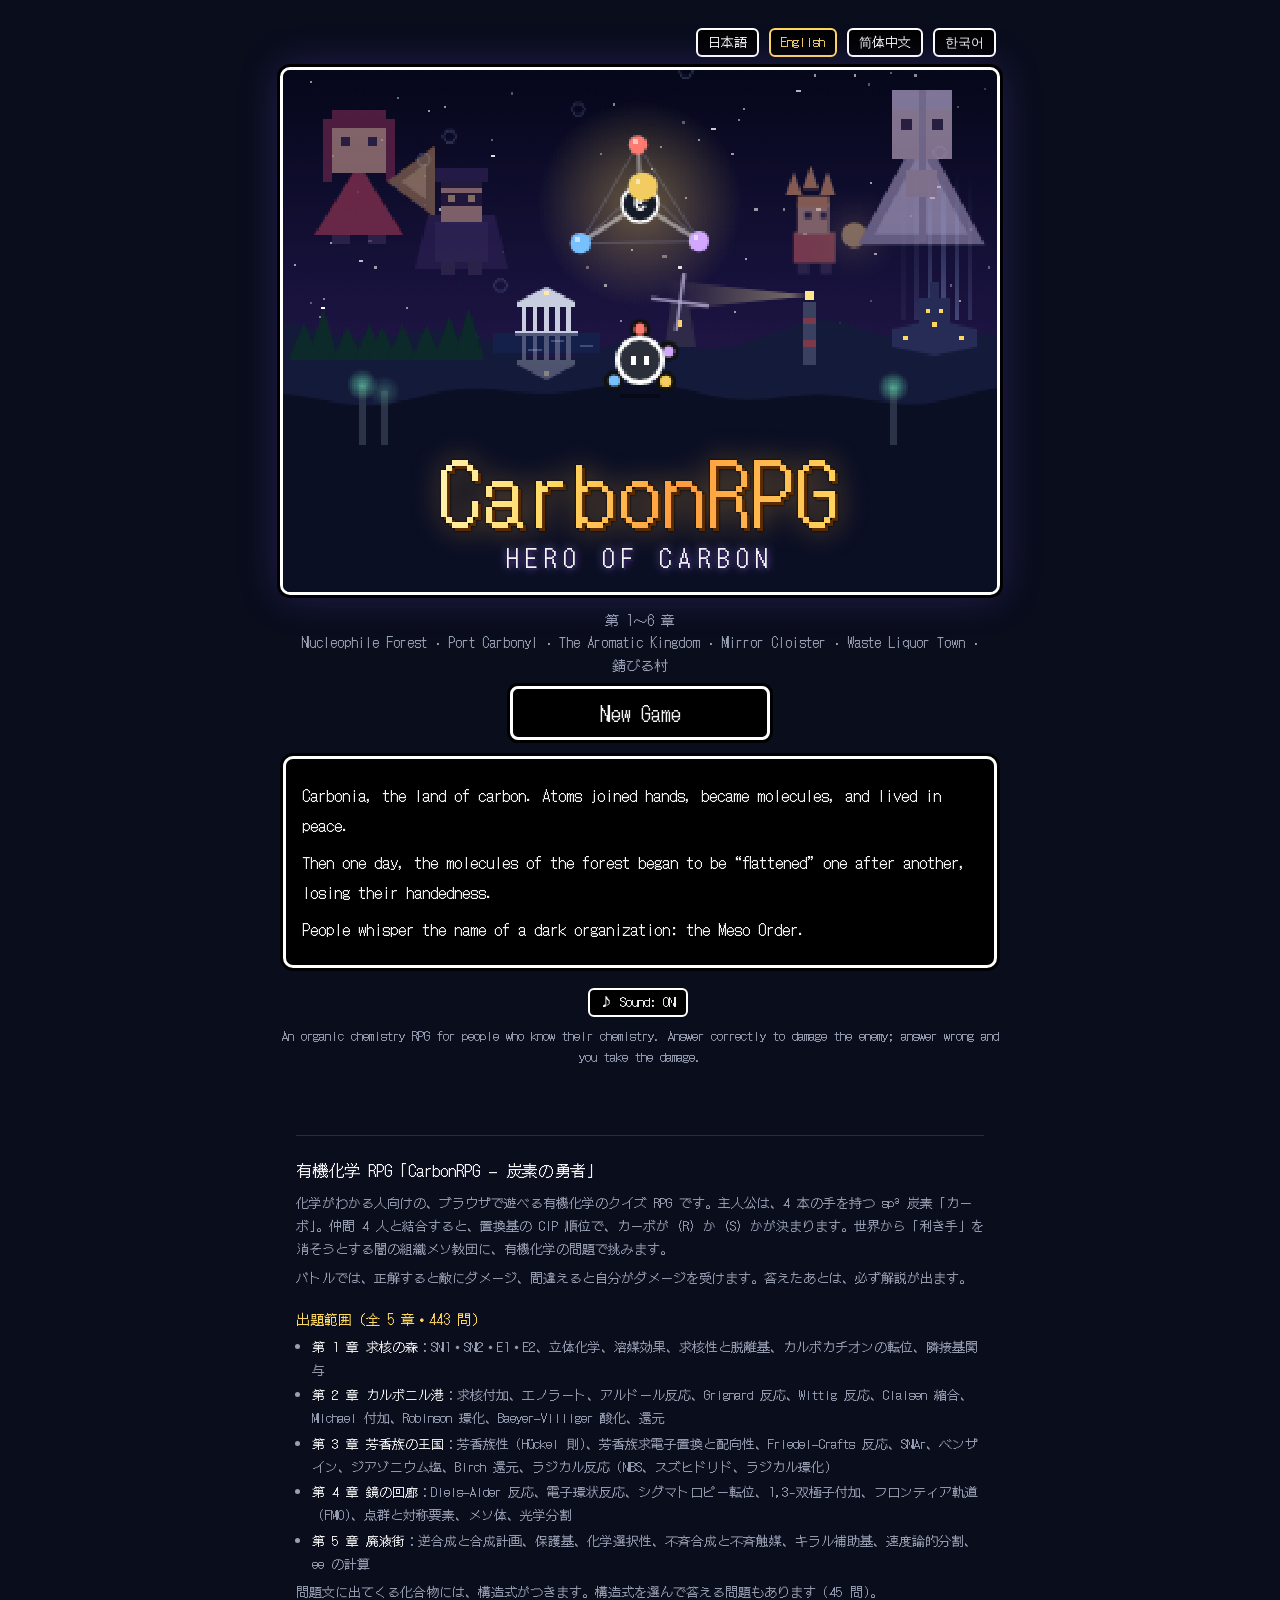
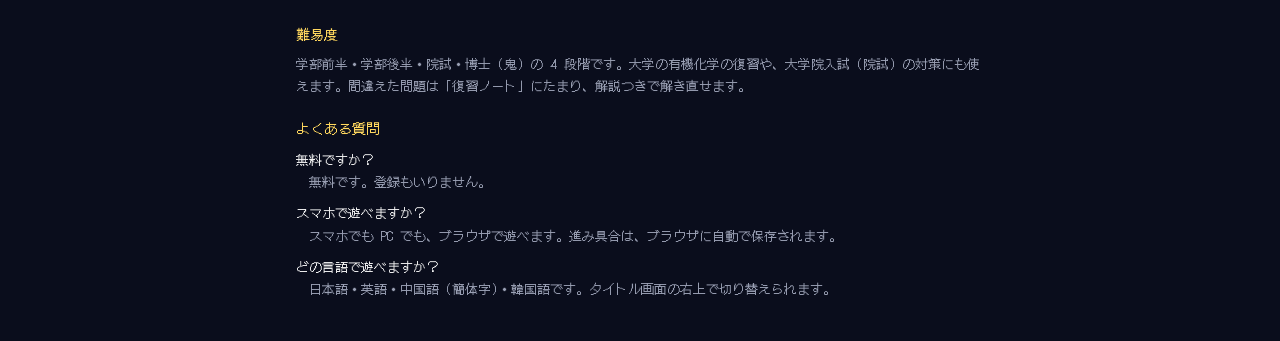
<file: index.html>
<!doctype html>
<html lang="ja">
<head>
  <meta charset="utf-8">
  <meta name="viewport" content="width=device-width, initial-scale=1">
  <!-- Google Search Console の持ち主の確認（消すと登録が外れる） -->
  <meta name="google-site-verification" content="_IIr9AtU108X0Oa-nL3TBjoRgML2C3S3YNLNaIm7PDY">
  <!-- lang:head -->
  <title>CarbonRPG — 炭素の勇者｜有機化学のクイズ RPG</title>
  <meta name="description" content="化学がわかる人向けの有機化学 RPG。キラルな炭素カーボが、闇の組織メソ教団に有機化学の問題で挑む。全 5 章・443 問（学部から院試・博士のレベルまで）。ブラウザで無料、登録なしで遊べる。">
  <link rel="canonical" href="https://kkaakkeehh-beep.github.io/CarbonRPG/">
  <link rel="alternate" hreflang="ja" href="https://kkaakkeehh-beep.github.io/CarbonRPG/">
  <link rel="alternate" hreflang="en" href="https://kkaakkeehh-beep.github.io/CarbonRPG/en/">
  <link rel="alternate" hreflang="zh-Hans" href="https://kkaakkeehh-beep.github.io/CarbonRPG/zh/">
  <link rel="alternate" hreflang="ko" href="https://kkaakkeehh-beep.github.io/CarbonRPG/ko/">
  <link rel="alternate" hreflang="x-default" href="https://kkaakkeehh-beep.github.io/CarbonRPG/">
  <meta property="og:type" content="website">
  <meta property="og:url" content="https://kkaakkeehh-beep.github.io/CarbonRPG/">
  <meta property="og:title" content="CarbonRPG — 炭素の勇者">
  <meta property="og:description" content="化学がわかる人向けの有機化学 RPG。キラルな炭素カーボが、闇の組織メソ教団に有機化学の問題で挑む。全 5 章・443 問（学部から院試・博士のレベルまで）。ブラウザで無料、登録なしで遊べる。">
  <meta property="og:image" content="https://kkaakkeehh-beep.github.io/CarbonRPG/og.png">
  <meta property="og:image:width" content="1200">
  <meta property="og:image:height" content="630">
  <meta property="og:image:alt" content="CarbonRPG — 炭素の勇者。夜空に回る正四面体の炭素と、メソ教団の幹部たち">
  <meta property="og:locale" content="ja_JP">
  <meta property="og:locale:alternate" content="en_US">
  <meta property="og:locale:alternate" content="zh_CN">
  <meta property="og:locale:alternate" content="ko_KR">
  <meta name="twitter:card" content="summary_large_image">
  <script type="application/ld+json">{"@context": "https://schema.org", "@type": "VideoGame", "name": "CarbonRPG", "alternateName": ["炭素の勇者", "Hero of Carbon", "碳之勇者", "탄소의 용사"], "url": "https://kkaakkeehh-beep.github.io/CarbonRPG/", "image": "https://kkaakkeehh-beep.github.io/CarbonRPG/og.png", "description": "化学がわかる人向けの有機化学 RPG。キラルな炭素カーボが、闇の組織メソ教団に有機化学の問題で挑む。全 5 章・443 問（学部から院試・博士のレベルまで）。ブラウザで無料、登録なしで遊べる。", "inLanguage": ["ja", "en", "zh-Hans", "ko"], "genre": ["RPG", "Quiz", "Educational"], "gamePlatform": "Web browser", "applicationCategory": "Game", "operatingSystem": "Any", "isAccessibleForFree": true, "offers": {"@type": "Offer", "price": "0", "priceCurrency": "USD"}}</script>
  <!-- /lang:head -->
  <link rel="preconnect" href="https://fonts.googleapis.com">
  <link rel="preconnect" href="https://fonts.gstatic.com" crossorigin>
  <link href="https://fonts.googleapis.com/css2?family=DotGothic16&display=swap" rel="stylesheet">
  <link rel="icon" href="favicon.ico" sizes="16x16 32x32 48x48">
  <link rel="icon" type="image/png" sizes="192x192" href="icon-192.png">
  <link rel="apple-touch-icon" href="apple-touch-icon.png">
  <link rel="stylesheet" href="style.css">
</head>
<body>
  <main id="app"></main>
  <!-- lang:body -->
  <noscript><p>JavaScript を有効にすると遊べます。</p></noscript>
  <section class="about" aria-labelledby="about-h">
    <h2 id="about-h">有機化学 RPG「CarbonRPG — 炭素の勇者」</h2>
    <p>化学がわかる人向けの、ブラウザで遊べる有機化学のクイズ RPG です。主人公は、4 本の手を持つ sp³ 炭素「カーボ」。仲間 4 人と結合すると、置換基の CIP 順位で、カーボが (R) か (S) かが決まります。世界から「利き手」を消そうとする闇の組織メソ教団に、有機化学の問題で挑みます。</p>
    <p>バトルでは、正解すると敵にダメージ、間違えると自分がダメージを受けます。答えたあとは、必ず解説が出ます。</p>
    <h3>出題範囲（全 5 章・443 問）</h3>
    <ul>
      <li><b>第 1 章 求核の森</b>：SN1・SN2・E1・E2、立体化学、溶媒効果、求核性と脱離基、カルボカチオンの転位、隣接基関与</li>
      <li><b>第 2 章 カルボニル港</b>：求核付加、エノラート、アルドール反応、Grignard 反応、Wittig 反応、Claisen 縮合、Michael 付加、Robinson 環化、Baeyer–Villiger 酸化、還元</li>
      <li><b>第 3 章 芳香族の王国</b>：芳香族性（Hückel 則）、芳香族求電子置換と配向性、Friedel–Crafts 反応、SNAr、ベンザイン、ジアゾニウム塩、Birch 還元、ラジカル反応（NBS、スズヒドリド、ラジカル環化）</li>
      <li><b>第 4 章 鏡の回廊</b>：Diels–Alder 反応、電子環状反応、シグマトロピー転位、1,3-双極子付加、フロンティア軌道（FMO）、点群と対称要素、メソ体、光学分割</li>
      <li><b>第 5 章 廃液街</b>：逆合成と合成計画、保護基、化学選択性、不斉合成と不斉触媒、キラル補助基、速度論的分割、ee の計算</li>
    </ul>
    <p>問題文に出てくる化合物には、構造式がつきます。構造式を選んで答える問題もあります（45 問）。</p>
    <h3>難易度</h3>
    <p>学部前半・学部後半・院試・博士（鬼）の 4 段階です。大学の有機化学の復習や、大学院入試（院試）の対策にも使えます。間違えた問題は「復習ノート」にたまり、解説つきで解き直せます。</p>
    <h3>よくある質問</h3>
    <dl>
      <dt>無料ですか？</dt><dd>無料です。登録もいりません。</dd>
      <dt>スマホで遊べますか？</dt><dd>スマホでも PC でも、ブラウザで遊べます。進み具合は、ブラウザに自動で保存されます。</dd>
      <dt>どの言語で遊べますか？</dt><dd>日本語・英語・中国語（簡体字）・韓国語です。タイトル画面の右上で切り替えられます。</dd>
    </dl>
  </section>
  <!-- /lang:body -->
  <script src="lib/smiles-drawer.min.js"></script>
  <script src="js/i18n.js"></script>
  <script src="js/lang/en-ui.js"></script>
  <script src="js/lang/en-story1.js"></script>
  <script src="js/lang/en-q1.js"></script>
  <script src="js/lang/en-story2.js"></script>
  <script src="js/lang/en-q2.js"></script>
  <script src="js/lang/en-story3.js"></script>
  <script src="js/lang/en-q3.js"></script>
  <script src="js/lang/en-story4.js"></script>
  <script src="js/lang/en-q4.js"></script>
  <script src="js/lang/en-story5.js"></script>
  <script src="js/lang/en-q5.js"></script>
  <script src="js/lang/zh-ui.js"></script>
  <script src="js/lang/zh-story1.js"></script>
  <script src="js/lang/zh-q1.js"></script>
  <script src="js/lang/zh-story2.js"></script>
  <script src="js/lang/zh-q2.js"></script>
  <script src="js/lang/zh-story3.js"></script>
  <script src="js/lang/zh-q3.js"></script>
  <script src="js/lang/zh-story4.js"></script>
  <script src="js/lang/zh-q4.js"></script>
  <script src="js/lang/zh-story5.js"></script>
  <script src="js/lang/zh-q5.js"></script>
  <script src="js/lang/ko-ui.js"></script>
  <script src="js/lang/ko-story1.js"></script>
  <script src="js/lang/ko-q1.js"></script>
  <script src="js/lang/ko-story2.js"></script>
  <script src="js/lang/ko-q2.js"></script>
  <script src="js/lang/ko-story3.js"></script>
  <script src="js/lang/ko-q3.js"></script>
  <script src="js/lang/ko-story4.js"></script>
  <script src="js/lang/ko-q4.js"></script>
  <script src="js/lang/ko-story5.js"></script>
  <script src="js/lang/ko-q5.js"></script>
  <script src="js/questions.js"></script>
  <script src="js/data.js"></script>
  <script src="js/sprites.js"></script>
  <script src="js/maps.js"></script>
  <script src="js/story.js"></script>
  <script src="js/sound.js"></script>
  <script src="js/mol.js"></script>
  <script src="js/dev.js"></script>
  <script src="js/game.js"></script>
</body>
</html>
</file>
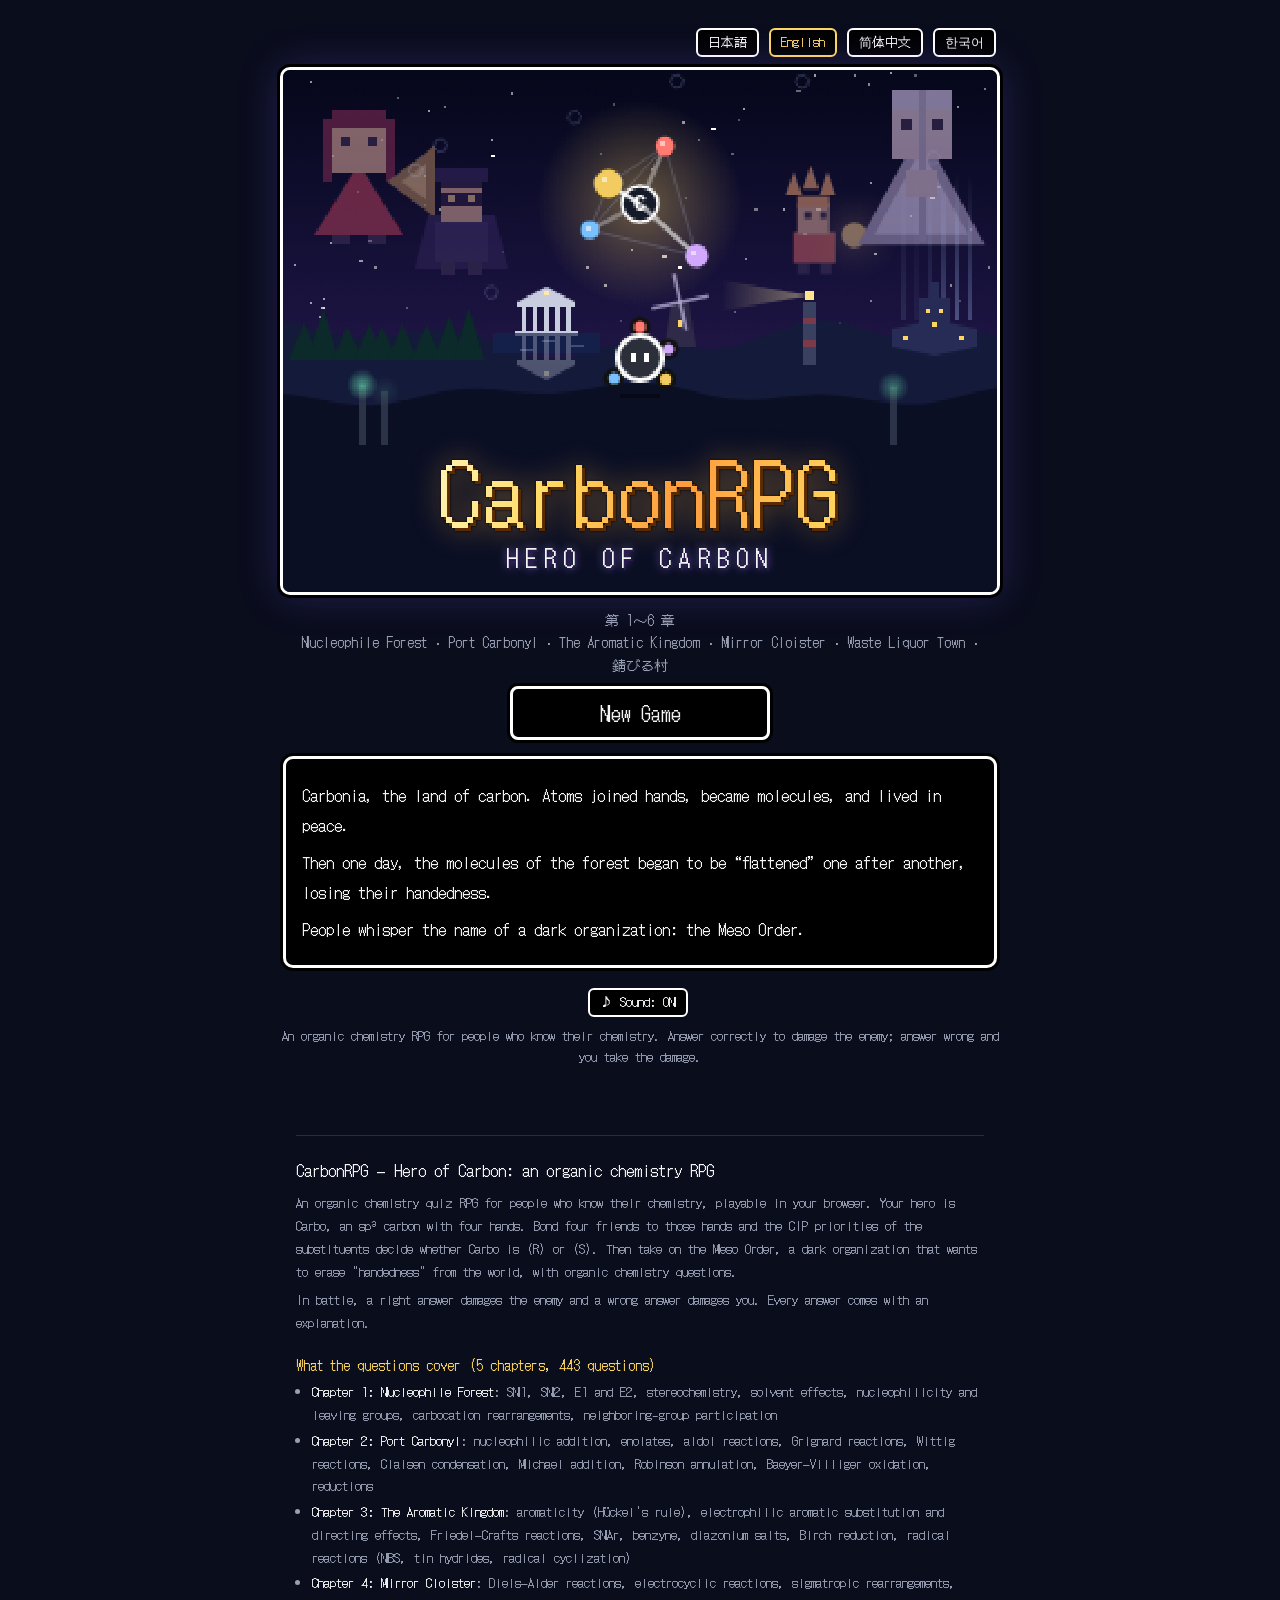
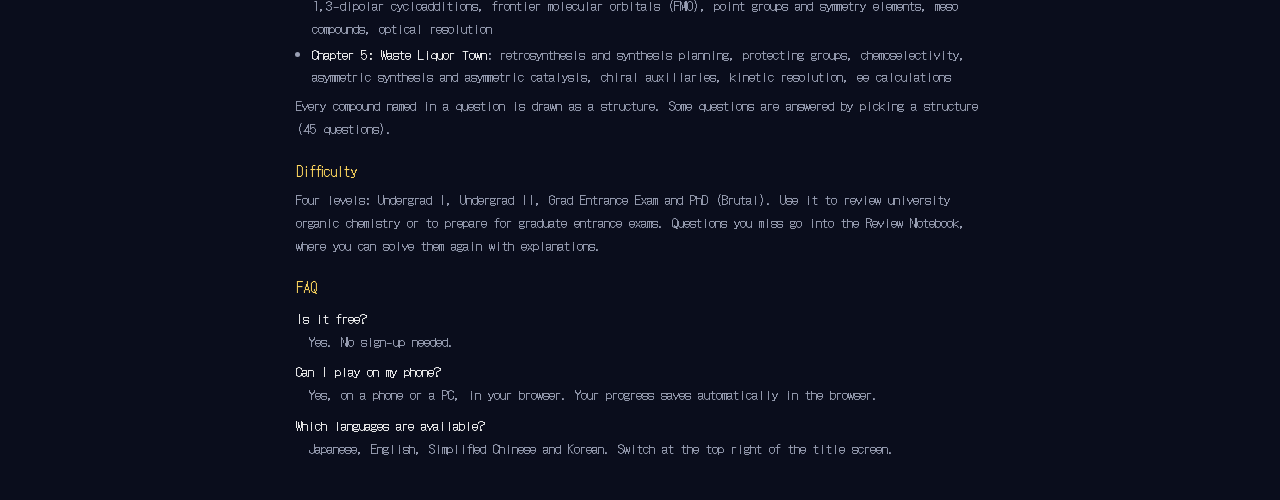
<file: en/index.html>
<!doctype html>
<html lang="en" data-lang="en">
<head>
  <meta charset="utf-8">
  <!-- tools/lang_pages.py で index.html から作ったページ。直接は直さない -->
  <base href="../">
  <meta name="viewport" content="width=device-width, initial-scale=1">
  <!-- Google Search Console の持ち主の確認（消すと登録が外れる） -->
  <meta name="google-site-verification" content="_IIr9AtU108X0Oa-nL3TBjoRgML2C3S3YNLNaIm7PDY">
  <!-- lang:head -->
  <title>CarbonRPG — Hero of Carbon | Organic Chemistry Quiz RPG</title>
  <meta name="description" content="An organic chemistry RPG for people who know their chemistry. Carbo, a chiral carbon with four hands, takes on the dark Meso Order with organic chemistry questions. 5 chapters and 443 questions, from undergraduate to PhD level. Free in your browser, no sign-up.">
  <link rel="canonical" href="https://kkaakkeehh-beep.github.io/CarbonRPG/en/">
  <link rel="alternate" hreflang="ja" href="https://kkaakkeehh-beep.github.io/CarbonRPG/">
  <link rel="alternate" hreflang="en" href="https://kkaakkeehh-beep.github.io/CarbonRPG/en/">
  <link rel="alternate" hreflang="zh-Hans" href="https://kkaakkeehh-beep.github.io/CarbonRPG/zh/">
  <link rel="alternate" hreflang="ko" href="https://kkaakkeehh-beep.github.io/CarbonRPG/ko/">
  <link rel="alternate" hreflang="x-default" href="https://kkaakkeehh-beep.github.io/CarbonRPG/">
  <meta property="og:type" content="website">
  <meta property="og:url" content="https://kkaakkeehh-beep.github.io/CarbonRPG/en/">
  <meta property="og:title" content="CarbonRPG — Hero of Carbon">
  <meta property="og:description" content="An organic chemistry RPG for people who know their chemistry. Carbo, a chiral carbon with four hands, takes on the dark Meso Order with organic chemistry questions. 5 chapters and 443 questions, from undergraduate to PhD level. Free in your browser, no sign-up.">
  <meta property="og:image" content="https://kkaakkeehh-beep.github.io/CarbonRPG/og-en.png">
  <meta property="og:image:width" content="1200">
  <meta property="og:image:height" content="630">
  <meta property="og:image:alt" content="CarbonRPG — Hero of Carbon. A spinning tetrahedral carbon and the leaders of the Meso Order in the night sky">
  <meta property="og:locale" content="en_US">
  <meta property="og:locale:alternate" content="ja_JP">
  <meta property="og:locale:alternate" content="zh_CN">
  <meta property="og:locale:alternate" content="ko_KR">
  <meta name="twitter:card" content="summary_large_image">
  <script type="application/ld+json">{"@context": "https://schema.org", "@type": "VideoGame", "name": "CarbonRPG", "alternateName": ["炭素の勇者", "Hero of Carbon", "碳之勇者", "탄소의 용사"], "url": "https://kkaakkeehh-beep.github.io/CarbonRPG/en/", "image": "https://kkaakkeehh-beep.github.io/CarbonRPG/og-en.png", "description": "An organic chemistry RPG for people who know their chemistry. Carbo, a chiral carbon with four hands, takes on the dark Meso Order with organic chemistry questions. 5 chapters and 443 questions, from undergraduate to PhD level. Free in your browser, no sign-up.", "inLanguage": ["ja", "en", "zh-Hans", "ko"], "genre": ["RPG", "Quiz", "Educational"], "gamePlatform": "Web browser", "applicationCategory": "Game", "operatingSystem": "Any", "isAccessibleForFree": true, "offers": {"@type": "Offer", "price": "0", "priceCurrency": "USD"}}</script>
  <!-- /lang:head -->
  <link rel="preconnect" href="https://fonts.googleapis.com">
  <link rel="preconnect" href="https://fonts.gstatic.com" crossorigin>
  <link href="https://fonts.googleapis.com/css2?family=DotGothic16&display=swap" rel="stylesheet">
  <link rel="icon" href="favicon.ico" sizes="16x16 32x32 48x48">
  <link rel="icon" type="image/png" sizes="192x192" href="icon-192.png">
  <link rel="apple-touch-icon" href="apple-touch-icon.png">
  <link rel="stylesheet" href="style.css">
</head>
<body>
  <main id="app"></main>
  <!-- lang:body -->
  <noscript><p>Turn on JavaScript to play.</p></noscript>
  <section class="about" aria-labelledby="about-h">
    <h2 id="about-h">CarbonRPG — Hero of Carbon: an organic chemistry RPG</h2>
    <p>An organic chemistry quiz RPG for people who know their chemistry, playable in your browser. Your hero is Carbo, an sp³ carbon with four hands. Bond four friends to those hands and the CIP priorities of the substituents decide whether Carbo is (R) or (S). Then take on the Meso Order, a dark organization that wants to erase &quot;handedness&quot; from the world, with organic chemistry questions.</p>
    <p>In battle, a right answer damages the enemy and a wrong answer damages you. Every answer comes with an explanation.</p>
    <h3>What the questions cover (5 chapters, 443 questions)</h3>
    <ul>
      <li><b>Chapter 1: Nucleophile Forest</b>: SN1, SN2, E1 and E2, stereochemistry, solvent effects, nucleophilicity and leaving groups, carbocation rearrangements, neighboring-group participation</li>
      <li><b>Chapter 2: Port Carbonyl</b>: nucleophilic addition, enolates, aldol reactions, Grignard reactions, Wittig reactions, Claisen condensation, Michael addition, Robinson annulation, Baeyer–Villiger oxidation, reductions</li>
      <li><b>Chapter 3: The Aromatic Kingdom</b>: aromaticity (Hückel's rule), electrophilic aromatic substitution and directing effects, Friedel–Crafts reactions, SNAr, benzyne, diazonium salts, Birch reduction, radical reactions (NBS, tin hydrides, radical cyclization)</li>
      <li><b>Chapter 4: Mirror Cloister</b>: Diels–Alder reactions, electrocyclic reactions, sigmatropic rearrangements, 1,3-dipolar cycloadditions, frontier molecular orbitals (FMO), point groups and symmetry elements, meso compounds, optical resolution</li>
      <li><b>Chapter 5: Waste Liquor Town</b>: retrosynthesis and synthesis planning, protecting groups, chemoselectivity, asymmetric synthesis and asymmetric catalysis, chiral auxiliaries, kinetic resolution, ee calculations</li>
    </ul>
    <p>Every compound named in a question is drawn as a structure. Some questions are answered by picking a structure (45 questions).</p>
    <h3>Difficulty</h3>
    <p>Four levels: Undergrad I, Undergrad II, Grad Entrance Exam and PhD (Brutal). Use it to review university organic chemistry or to prepare for graduate entrance exams. Questions you miss go into the Review Notebook, where you can solve them again with explanations.</p>
    <h3>FAQ</h3>
    <dl>
      <dt>Is it free?</dt><dd>Yes. No sign-up needed.</dd>
      <dt>Can I play on my phone?</dt><dd>Yes, on a phone or a PC, in your browser. Your progress saves automatically in the browser.</dd>
      <dt>Which languages are available?</dt><dd>Japanese, English, Simplified Chinese and Korean. Switch at the top right of the title screen.</dd>
    </dl>
  </section>
  <!-- /lang:body -->
  <script src="lib/smiles-drawer.min.js"></script>
  <script src="js/i18n.js"></script>
  <script src="js/lang/en-ui.js"></script>
  <script src="js/lang/en-story1.js"></script>
  <script src="js/lang/en-q1.js"></script>
  <script src="js/lang/en-story2.js"></script>
  <script src="js/lang/en-q2.js"></script>
  <script src="js/lang/en-story3.js"></script>
  <script src="js/lang/en-q3.js"></script>
  <script src="js/lang/en-story4.js"></script>
  <script src="js/lang/en-q4.js"></script>
  <script src="js/lang/en-story5.js"></script>
  <script src="js/lang/en-q5.js"></script>
  <script src="js/lang/zh-ui.js"></script>
  <script src="js/lang/zh-story1.js"></script>
  <script src="js/lang/zh-q1.js"></script>
  <script src="js/lang/zh-story2.js"></script>
  <script src="js/lang/zh-q2.js"></script>
  <script src="js/lang/zh-story3.js"></script>
  <script src="js/lang/zh-q3.js"></script>
  <script src="js/lang/zh-story4.js"></script>
  <script src="js/lang/zh-q4.js"></script>
  <script src="js/lang/zh-story5.js"></script>
  <script src="js/lang/zh-q5.js"></script>
  <script src="js/lang/ko-ui.js"></script>
  <script src="js/lang/ko-story1.js"></script>
  <script src="js/lang/ko-q1.js"></script>
  <script src="js/lang/ko-story2.js"></script>
  <script src="js/lang/ko-q2.js"></script>
  <script src="js/lang/ko-story3.js"></script>
  <script src="js/lang/ko-q3.js"></script>
  <script src="js/lang/ko-story4.js"></script>
  <script src="js/lang/ko-q4.js"></script>
  <script src="js/lang/ko-story5.js"></script>
  <script src="js/lang/ko-q5.js"></script>
  <script src="js/questions.js"></script>
  <script src="js/data.js"></script>
  <script src="js/sprites.js"></script>
  <script src="js/maps.js"></script>
  <script src="js/story.js"></script>
  <script src="js/sound.js"></script>
  <script src="js/mol.js"></script>
  <script src="js/dev.js"></script>
  <script src="js/game.js"></script>
</body>
</html>
</file>
<file: style.css>
:root {
  --bg: #0a0d1c;
  --win: #000;
  --line: #fff;
  --text: #f4f4f4;
  --dim: #9aa0b4;
  --accent: #ffd75e;
  --good: #7ee787;
  --bad: #ff7b72;
  --enemy: #ff9b6a;
  --side: #6e7690;
  --sel: #4aa3ff;
  --O: #ff7b72; --N: #79c0ff; --S: #f2cc60; --I: #d2a8ff; --P: #ffa657;
  --font: 'DotGothic16', 'Hiragino Kaku Gothic ProN', 'Meiryo', monospace;
}
/* DotGothic16 には簡体字がないので、中国語は簡体字のドット文字（Fusion Pixel Font、OFL-1.1）で出す。
   中国語のときだけ読み込まれる。読めなかったときは、字形がそろうように中国語のフォントだけで出す */
@font-face {
  font-family: 'Fusion Pixel 12px Proportional SC';
  font-style: normal; font-weight: 400; font-display: swap;
  src: url(https://cdn.jsdelivr.net/npm/@fontsource/fusion-pixel-12px-proportional-sc@5.3.0/files/fusion-pixel-12px-proportional-sc-latin-400-normal.woff2) format('woff2'),
       url(https://cdn.jsdelivr.net/npm/@fontsource/fusion-pixel-12px-proportional-sc@5.3.0/files/fusion-pixel-12px-proportional-sc-latin-400-normal.woff) format('woff');
}
:root:lang(zh) { --font: 'Fusion Pixel 12px Proportional SC', 'PingFang SC', 'Microsoft YaHei', 'Noto Sans SC', 'Hiragino Sans GB', sans-serif; }
/* 韓国語はハングルのドット文字（Galmuri11、OFL-1.1）。韓国語のときだけ読み込まれる */
@font-face {
  font-family: 'Galmuri11';
  font-style: normal; font-weight: 400; font-display: swap;
  src: url(https://cdn.jsdelivr.net/npm/galmuri@2.40.3/dist/Galmuri11.woff2) format('woff2');
}
:root:lang(ko) { --font: 'Galmuri11', 'Malgun Gothic', 'Apple SD Gothic Neo', 'Noto Sans KR', sans-serif; }
/* ロゴの「CarbonRPG」は、どの言語でもドット文字のまま */
:root:lang(zh) .logo, :root:lang(ko) .logo { font-family: 'DotGothic16', monospace; }

* { box-sizing: border-box; }
html, body { margin: 0; }
body {
  background: var(--bg);
  color: var(--text);
  font-family: var(--font);
  font-size: 15px;
  line-height: 1.6;
  overflow-x: hidden;
}
#app { max-width: 1240px; margin: 0 auto; padding: 16px; }
h1, h2, h3 { font-weight: normal; margin: 0 0 .5em; }
h3 { font-size: 17px; color: var(--accent); }
h3 small { color: var(--dim); font-size: 13px; }
p { margin: .4em 0; }
.small { font-size: 13px; }
.dim { color: var(--dim); }
.accent { color: var(--accent); }
.center { text-align: center; }

/* ---- ドラクエ風ウィンドウ ---- */
.win {
  background: var(--win);
  border: 3px solid var(--line);
  border-radius: 10px;
  box-shadow: 0 0 0 3px var(--win);
  padding: 14px 16px;
  margin: 0 3px 16px;
}
.win.msg .story { font-size: 16px; line-height: 1.9; }

.btn {
  font: inherit;
  color: var(--text);
  background: var(--win);
  border: 2px solid var(--line);
  border-radius: 6px;
  padding: 6px 14px;
  margin: 4px;
  cursor: pointer;
}
.btn:hover:not(:disabled) { background: #1b2140; }
.btn:disabled { opacity: .4; cursor: not-allowed; }
.btn.big { font-size: 18px; padding: 10px 22px; border-color: var(--accent); color: var(--accent); }
.btn.small-btn { font-size: 13px; padding: 2px 10px; margin-left: 0; }

.chip { display: inline-block; font-size: 12px; padding: 0 8px; margin: 0 4px; border-radius: 4px; border: 1px solid currentColor; }
.chip.ok { color: var(--good); }
.chip.bad { color: var(--bad); }
.chip.dim { color: var(--dim); }

.bar { height: 8px; background: #222; border: 1px solid #555; border-radius: 4px; overflow: hidden; min-width: 80px; }
.bar > div { height: 100%; transition: width .4s; }
.bar.hp > div { background: var(--good); }
.bar.enemy > div { background: var(--enemy); }
.bar.yield > div { background: var(--accent); }
.bar.side > div { background: var(--side); }

.toast {
  position: fixed; left: 50%; bottom: 24px; transform: translateX(-50%);
  background: var(--win); border: 2px solid var(--bad); color: var(--bad);
  padding: 8px 18px; border-radius: 8px; z-index: 10;
}

/* ---- タイトル ---- */
.title-screen { max-width: 720px; margin: 8px auto 24px; text-align: center; }
.title-screen .win { text-align: left; }
.title-hero { position: relative; border: 3px solid var(--line); border-radius: 10px; box-shadow: 0 0 0 3px var(--win), 0 0 40px rgba(120, 90, 255, .25); overflow: hidden; background: #05071a; }
#tcv { display: block; width: 100%; height: auto; image-rendering: pixelated; image-rendering: crisp-edges; }
.title-logo { background: #0b0f24; padding: 4px 8px 16px; margin-top: -1px; }
/* 金色のロゴ。光の帯がときどき横切る */
.logo {
  position: relative; display: inline-block; margin: 0;
  font-size: clamp(40px, 11vw, 84px); line-height: 1; letter-spacing: .04em;
  color: #ffd75e;
  background: linear-gradient(100deg, #fff3b0 0%, #ffd75e 30%, #ff9b3d 60%, #ffd75e 100%);
  -webkit-background-clip: text; background-clip: text; -webkit-text-fill-color: transparent;
  filter: drop-shadow(3px 3px 0 #5a2a00) drop-shadow(0 0 1px #000) drop-shadow(0 0 14px rgba(255, 180, 60, .35));
}
.logo::after {
  content: attr(data-text); position: absolute; inset: 0;
  background: linear-gradient(100deg, transparent 40%, rgba(255, 255, 255, .95) 50%, transparent 60%);
  background-size: 300% 100%; background-position: 150% 0;
  -webkit-background-clip: text; background-clip: text; -webkit-text-fill-color: transparent;
  animation: shine 5s ease-in-out 1s infinite;
}
@keyframes shine { 0% { background-position: 150% 0; } 30%, 100% { background-position: -50% 0; } }
.logo-sub { margin: 6px 0 0; font-size: clamp(16px, 3.6vw, 24px); letter-spacing: .3em; color: #f4f4f4; text-shadow: 2px 2px 0 #2a1a4f, 0 0 8px rgba(160, 140, 255, .8); }
/* タイトル画面の下の紹介（ページに直接書いた文。検索エンジンにも読める）。ゲームの画面では隠す */
.about { max-width: 720px; margin: 0 auto 40px; padding: 0 16px; color: var(--dim); font-size: 13px; line-height: 1.75; }
.about h2 { font-size: 16px; color: var(--text); margin: 28px 0 8px; padding-top: 20px; border-top: 1px solid #262c4a; }
.about h3 { font-size: 14px; color: var(--accent); margin: 18px 0 4px; }
.about p { margin: 6px 0; }
.about ul { margin: 4px 0; padding-left: 1.2em; }
.about li { margin: 3px 0; }
.about b { color: var(--text); font-weight: normal; }
.about dl { margin: 4px 0; }
.about dt { color: var(--text); margin-top: 8px; }
.about dd { margin: 0 0 0 1em; }
body.in-game .about { display: none; }
.title-chapter { margin: 14px 0 6px; color: var(--dim); font-size: 14px; }
.lang-btns { display: flex; justify-content: flex-end; gap: 6px; margin-bottom: 6px; }
.title-menu { display: flex; flex-direction: column; align-items: center; gap: 8px; margin: 10px 0 16px; }
.tbtn {
  position: relative; min-width: 260px; font: inherit; font-size: 20px; cursor: pointer;
  color: var(--text); background: var(--win); border: 3px solid var(--line); border-radius: 8px;
  padding: 8px 28px; box-shadow: 0 0 0 3px var(--win);
}
.tbtn small { display: block; font-size: 12px; color: var(--dim); margin-top: 2px; }
.tbtn::before { content: '▶'; position: absolute; left: 10px; top: 50%; transform: translateY(-50%); font-size: 14px; color: var(--accent); opacity: 0; }
.tbtn:hover, .tbtn:focus-visible { color: var(--accent); border-color: var(--accent); outline: none; }
.tbtn:hover::before, .tbtn:focus-visible::before { opacity: 1; animation: blink 1s steps(1) infinite; }
.title-story { margin-top: 4px; }
@media (prefers-reduced-motion: reduce) { .logo::after { animation: none; } .tbtn::before { animation: none !important; } }

/* ---- 仲間選び ---- */
.screen-title { text-align: center; font-size: 24px; color: var(--accent); margin: 8px 0 16px; }
.party-grid { display: grid; grid-template-columns: 340px 1fr; gap: 8px; align-items: start; }
.hero-wrap { display: flex; justify-content: center; }
.hero { max-width: 100%; height: auto; }
.hero .slot { cursor: pointer; }
.atom-O { color: var(--O); } .atom-N { color: var(--N); } .atom-S { color: var(--S); }
.atom-I { color: var(--I); } .atom-P { color: var(--P); }
.big-cfg { font-size: 26px; color: var(--accent); margin: 4px 0; }
.comp-list { display: grid; grid-template-columns: repeat(auto-fill, minmax(230px, 1fr)); gap: 10px; margin: 0 3px 16px; }
.comp {
  font: inherit; text-align: left; cursor: pointer;
  background: var(--win); color: var(--text);
  border: 3px solid #555; border-radius: 10px; padding: 10px 12px;
  display: grid; grid-template-columns: 56px 1fr; gap: 2px 10px;
}
.comp.on { border-color: var(--ac); box-shadow: 0 0 0 2px var(--win), 0 0 14px -2px var(--ac); }
.comp:not(.on):hover { border-color: #999; }
.comp-atom { grid-row: span 3; font-size: 17px; color: var(--ac); display: flex; align-items: center; justify-content: center; border: 2px solid var(--ac); border-radius: 50%; width: 52px; height: 52px; white-space: nowrap; letter-spacing: -.04em; }
.comp-name { color: var(--text); font-size: 17px; }
.comp-name small { color: var(--dim); font-size: 12px; margin-left: 6px; }
.comp-cards { color: var(--accent); font-size: 13px; }
.comp-line { color: var(--dim); font-size: 12px; }
.quests { padding-left: 0; list-style: none; margin: 0; }
.quests li { padding: 4px 0; border-bottom: 1px dashed #333; font-size: 14px; }
.q-no { display: inline-block; width: 22px; color: var(--accent); }

/* ---- 戦闘 ---- */
.topbar {
  display: flex; flex-wrap: wrap; gap: 8px 24px; align-items: center; justify-content: space-between;
  border: 3px solid var(--line); border-radius: 10px; padding: 8px 14px; margin: 0 3px 16px; background: var(--win);
}
.hp-box { display: flex; align-items: center; gap: 8px; }
.hp-box .bar { width: 140px; }
.energy { color: var(--accent); letter-spacing: .1em; }
.battle-grid { display: grid; grid-template-columns: minmax(0, 5fr) minmax(0, 7fr); gap: 8px; align-items: start; }
.enemy-head { display: flex; justify-content: space-between; align-items: center; gap: 12px; flex-wrap: wrap; }
.enemy-head .bar { width: 160px; margin-top: 2px; }
.enemy-body { text-align: center; padding: 6px 0; }
.mol.big { max-width: 100%; height: auto; }
.intent { border-top: 1px dashed #444; padding-top: 8px; color: var(--enemy); }
.status { margin-top: 6px; font-size: 14px; }
.target-line { display: flex; gap: 12px; align-items: center; margin: 6px 0; }
.hint { color: var(--good); border-left: 3px solid var(--good); padding-left: 8px; }

.sp-row { display: flex; gap: 10px; align-items: center; padding: 6px 0; border-bottom: 1px dashed #333; }
.sp-row:last-child { border-bottom: 0; }
.sp-row.is-target .sp-name { color: var(--accent); }
.sp-info { flex: 1; min-width: 0; }
.sp-info .bar { margin: 4px 0 0; }
.sp-name { font-size: 14px; overflow-wrap: anywhere; }
.mol-fallback { font-size: 11px; color: var(--dim); overflow-wrap: anywhere; }

.recipe { display: flex; flex-wrap: wrap; gap: 6px; margin-bottom: 10px; }
.slotbox { border: 2px dashed #666; border-radius: 6px; padding: 2px 10px; font-size: 14px; color: var(--dim); }
.slotbox.filled { border-style: solid; border-color: var(--sel); color: var(--text); }
.slotbox.sup { border-color: var(--good); }
.slotbox.bad { border-color: var(--bad); color: var(--bad); }
.opt-row { display: flex; flex-wrap: wrap; align-items: center; gap: 4px; margin: 4px 0 8px; }
.opt-label { width: 88px; font-size: 13px; color: var(--dim); }
.opt { font: inherit; font-size: 14px; color: var(--text); background: var(--win); border: 2px solid #555; border-radius: 6px; padding: 2px 10px; cursor: pointer; }
.opt.on { border-color: var(--accent); color: var(--accent); }
.opt:disabled { opacity: .45; cursor: not-allowed; }
.actions { display: flex; flex-wrap: wrap; gap: 4px; align-items: center; margin-top: 8px; }
.confirm { margin-top: 8px; padding: 8px 10px; border: 2px solid var(--accent); border-radius: 6px; font-size: 14px; }

.hand-head { margin: 0 6px 6px; }
.hand { display: flex; flex-wrap: wrap; gap: 10px; margin: 0 3px 16px; }
.card {
  font: inherit; color: var(--text); text-align: left; cursor: pointer;
  width: 150px; min-height: 196px; padding: 10px; position: relative;
  background: linear-gradient(#10152c, #000);
  border: 3px solid #888; border-radius: 10px;
  display: flex; flex-direction: column; gap: 3px;
  transition: transform .12s;
}
.card:hover { transform: translateY(-3px); }
.card.t-reagent { border-color: #7aa7ff; }
.card.t-support { border-color: var(--good); }
.card.t-action { border-color: var(--accent); }
.card.rare { border-color: #ff6ad5; box-shadow: 0 0 12px -2px #ff6ad5; }
.card.sel { transform: translateY(-6px); box-shadow: 0 0 0 3px var(--sel); }
.card.na { opacity: .45; }
.card .cost {
  position: absolute; top: -10px; left: -10px; width: 28px; height: 28px; border-radius: 50%;
  background: var(--accent); color: #000; display: flex; align-items: center; justify-content: center; font-size: 15px;
}
.card .tag { font-size: 11px; color: var(--dim); align-self: flex-end; }
.card .cname { font-size: 18px; line-height: 1.3; }
.card .cfull { font-size: 11px; color: var(--dim); }
.card .cdesc { font-size: 12px; line-height: 1.45; flex: 1; }
.card .cflav { font-size: 11px; color: #8f86b8; font-style: italic; }

.log { max-height: 520px; overflow-y: auto; }
.log-e { padding: 6px 0; border-bottom: 1px dashed #333; font-size: 14px; }
.log-e.enemy { color: var(--enemy); }
.log-e.sys { color: var(--dim); }
.rx-head { color: var(--sel); }
.rx-sp { margin: 4px 0 4px 8px; }
.mech { color: var(--accent); }
.notes { margin: 2px 0; padding-left: 18px; color: var(--good); font-size: 13px; }
.prods { margin: 2px 0; padding-left: 18px; font-size: 13px; }

.results { width: 100%; border-collapse: collapse; font-size: 14px; }
.results th, .results td { border-bottom: 1px dashed #444; padding: 4px 6px; text-align: left; }
.results .num { text-align: right; color: var(--accent); }

@media (max-width: 860px) {
  #app { padding: 16px 13px; }
  .party-grid, .battle-grid { grid-template-columns: 1fr; }
  .card { width: calc(50% - 5px); min-height: 0; }
  .topbar { font-size: 14px; }
  .hp-box .bar { width: 100px; }
}
.btn.glow { border-color: var(--accent); color: var(--accent); animation: glow 1.2s ease-in-out infinite alternate; }
@keyframes glow { from { box-shadow: 0 0 0 0 transparent; } to { box-shadow: 0 0 10px 1px var(--accent); } }
@media (prefers-reduced-motion: reduce) { .btn.glow { animation: none; } .card, .bar > div { transition: none; } }

/* =========================================================
   マップ探索・会話・問題バトル（第1章 v2）
   ========================================================= */
.diff-list { display: grid; gap: 12px; max-width: 560px; margin: 0 auto; }
.diff-btn {
  font: inherit; color: var(--text); text-align: left; cursor: pointer;
  background: var(--win); border: 3px solid var(--line); border-radius: 10px; padding: 12px 16px;
  display: flex; flex-direction: column; gap: 2px;
}
.diff-btn:hover { border-color: var(--accent); }
.diff-name { font-size: 20px; color: var(--accent); }
.dev-row { display: flex; flex-wrap: wrap; align-items: center; justify-content: center; gap: 8px; margin: 0 auto 12px; max-width: 560px; }
.dev-row .btn.dev-on, .lang-btns .btn.dev-on { border-color: var(--accent); color: var(--accent); }

.world { max-width: 720px; margin: 0 auto; }
.hud {
  display: flex; flex-wrap: wrap; gap: 6px 16px; align-items: center; justify-content: space-between;
  background: var(--win); border: 3px solid var(--line); border-radius: 10px; padding: 6px 12px; margin: 0 3px 10px;
}
.stage { position: relative; margin: 0 3px; border: 3px solid var(--line); border-radius: 10px; overflow: hidden; background: #000; }
#cv { display: block; width: 100%; height: auto; image-rendering: pixelated; image-rendering: crisp-edges; }
#overlay { position: absolute; inset: 0; pointer-events: none; display: flex; flex-direction: column; justify-content: flex-end; }
#overlay > * { pointer-events: auto; }
.dialog {
  margin: 8px; background: rgba(0, 0, 0, .92); border: 3px solid var(--line); border-radius: 10px;
  padding: 10px 14px 18px; min-height: 92px; cursor: pointer; position: relative;
}
.speaker { color: var(--accent); font-size: 14px; margin-bottom: 2px; }
/* 話している人の顔（会話の窓の左上に、胸から上を大きく出す） */
.dialog.has-face { margin-top: 128px; }
.dialog .face {
  position: absolute; left: 10px; bottom: calc(100% + 3px); width: 128px; height: 128px;
  border: 3px solid var(--line); border-radius: 10px; background: #090c1f;
  image-rendering: pixelated; image-rendering: crisp-edges; box-shadow: 0 0 0 3px rgba(0, 0, 0, .6);
}
@media (max-width: 560px) {
  .dialog.has-face { margin-top: 84px; }
  .dialog .face { width: 84px; height: 84px; }
}
.dtext { font-size: 16px; line-height: 1.7; white-space: pre-line; }
.dnext { position: absolute; right: 12px; bottom: 4px; font-size: 12px; animation: blink 1s steps(2) infinite; }
@keyframes blink { 50% { opacity: 0; } }
.menu { margin: 8px; max-height: calc(100% - 16px); overflow-y: auto; background: rgba(0, 0, 0, .95); }
.mlist { margin: 4px 0 10px; padding-left: 18px; font-size: 14px; }
.mlist li { margin: 3px 0; }
/* 会話ログは、マップの枠ではなく画面いっぱいに出す（スマホでも読みやすいように） */
.log-win { position: fixed; inset: 8px; z-index: 50; background: #000; max-width: 704px; max-height: none; margin: 0 auto; display: flex; flex-direction: column; box-sizing: border-box; }
.log { flex: 1; min-height: 0; overflow-y: auto; font-size: 14px; line-height: 1.6; padding-right: 4px; }
.log p { margin: 0 0 8px; }
.log-who { color: var(--accent); font-size: 13px; }
.log-narr { color: #d6d9e6; }
.log-choice { color: #8fd3ff; }

.pad { display: none; justify-content: space-between; align-items: center; margin: 12px 3px 0; user-select: none; -webkit-user-select: none; touch-action: none; }
.dpad { display: grid; grid-template-columns: repeat(3, 56px); grid-template-rows: repeat(3, 56px); gap: 4px; }
.pd { font: inherit; font-size: 20px; color: var(--text); background: #151a33; border: 2px solid var(--line); border-radius: 10px; touch-action: none; }
.pd:active { background: #2a3366; }
.pd.up { grid-column: 2; grid-row: 1; } .pd.left { grid-column: 1; grid-row: 2; }
.pd.right { grid-column: 3; grid-row: 2; } .pd.down { grid-column: 2; grid-row: 3; }
.abtn { width: 96px; height: 96px; border-radius: 50%; font-size: 15px; line-height: 1.3; border-color: var(--accent); color: var(--accent); }
.keys { text-align: center; margin-top: 8px; }
@media (hover: none), (max-width: 860px) {
  .pad { display: flex; }
  .keys { display: none; }
}

.battle { max-width: 760px; margin: 0 auto; }
.enemy-box { display: flex; align-items: center; gap: 16px; }
#ecv { width: 128px; height: 128px; image-rendering: pixelated; flex: none; }
.enemy-info { flex: 1; min-width: 0; }
.enemy-info .bar { height: 10px; margin: 4px 0; }
.qwin { margin-bottom: 10px; }
.q-head { display: flex; gap: 4px; margin-bottom: 6px; }
.q-head .chip { margin: 0; }
.q-text { font-size: 17px; line-height: 1.7; }
.q-mol { text-align: center; margin: 6px 0; }
.timer { display: flex; align-items: center; gap: 8px; margin-top: 8px; }
.timer .bar { flex: 1; }
.bar.time > div { background: var(--sel); transition: width .25s linear; }
.choices { display: grid; grid-template-columns: 1fr 1fr; gap: 8px; margin: 0 3px 12px; }
.choice {
  font: inherit; font-size: 15px; color: var(--text); text-align: left; cursor: pointer;
  background: var(--win); border: 3px solid var(--line); border-radius: 8px; padding: 10px 12px; line-height: 1.5;
}
.choice:hover:not(:disabled) { border-color: var(--accent); }
.choice:disabled { opacity: .25; cursor: not-allowed; text-decoration: line-through; }
.choice.shown { cursor: default; opacity: .55; }
.choice.right { border-color: var(--good); color: var(--good); opacity: 1; }
.choice.wrong { border-color: var(--bad); color: var(--bad); opacity: 1; }
.skills-head { margin: 0 6px 4px; }
.skills { display: grid; grid-template-columns: repeat(auto-fill, minmax(200px, 1fr)); gap: 6px; margin: 0 3px 10px; }
.skill {
  font: inherit; text-align: left; color: var(--text); background: var(--win); cursor: pointer;
  border: 2px solid var(--ac, #888); border-radius: 8px; padding: 6px 10px;
  display: flex; flex-direction: column; gap: 2px;
}
.skill:hover:not(:disabled) { background: #151a33; }
.skill.item { --ac: var(--accent); }
.skill:disabled { opacity: .35; cursor: not-allowed; }
.sk-name { color: var(--ac, var(--text)); font-size: 14px; }
.sk-key { display: inline-flex; align-items: center; justify-content: center; width: 18px; height: 18px; margin-right: 6px; border: 1px solid var(--dim); border-radius: 4px; font-size: 11px; color: var(--dim); vertical-align: 1px; }
.sk-desc { font-size: 12px; line-height: 1.5; color: var(--text); }
.sk-used { margin-left: 6px; font-size: 11px; color: var(--dim); border: 1px solid var(--dim); border-radius: 4px; padding: 0 4px; }
.toast.good { border-color: var(--good); color: var(--good); }
.share-text {
  font: inherit; font-size: 13px; line-height: 1.7; white-space: pre-wrap; overflow-wrap: anywhere;
  background: #10152c; border: 1px dashed #555; border-radius: 6px; padding: 8px 10px; margin: 6px 0 10px;
  user-select: text; -webkit-user-select: text;
}
.share-btns { display: flex; flex-wrap: wrap; gap: 4px; }
a.btn { display: inline-block; text-decoration: none; }
.explain { color: var(--good); border-left: 3px solid var(--good); padding-left: 10px; font-size: 14px; line-height: 1.7; }
.bad-text { color: var(--bad); }
.dlog { white-space: pre-line; margin: 8px 0; min-height: 3em; }
.hero-bar { display: flex; flex-wrap: wrap; align-items: center; gap: 8px; }
.hero-bar .bar { width: 160px; }

@media (max-width: 560px) {
  .choices { grid-template-columns: 1fr; }
  .dpad { grid-template-columns: repeat(3, 50px); grid-template-rows: repeat(3, 50px); }
  .abtn { width: 84px; height: 84px; }
  .dtext { font-size: 15px; }
}

/* =========================================================
   成長・購買部・演出・構造式の選択肢・復習ノート
   ========================================================= */
.hud .goal { flex-basis: 100%; display: flex; gap: 8px; align-items: baseline; font-size: 13px; line-height: 1.5; border-top: 1px dashed var(--line); padding-top: 5px; }
.hud .goal[hidden] { display: none; }
.hud .goal b { flex: none; color: #1a1200; background: #ffd75e; border-radius: 4px; padding: 0 6px; font-size: 12px; }
.hud-btns { display: flex; align-items: center; gap: 6px; flex-wrap: wrap; }
.hud-btns .btn { margin: 0; }
.money { color: var(--accent); font-size: 14px; }
.shop-list { list-style: none; padding: 0; margin: 6px 0 10px; }
.shop-row { display: flex; justify-content: space-between; align-items: center; gap: 10px; padding: 6px 0; border-bottom: 1px dashed #333; }
.toast.bad { border-color: var(--bad); color: var(--bad); }

.enemy-box { position: relative; }
.b-mute { position: absolute; top: 6px; right: 8px; }
.b-mute .btn { margin: 0; }
.hero-bar { position: relative; }
.choice { display: flex; align-items: center; gap: 8px; }
.c-key { flex: none; width: 22px; height: 22px; border: 1px solid var(--dim); border-radius: 4px; font-size: 12px; display: inline-flex; align-items: center; justify-content: center; color: var(--dim); }
.choice.shown .c-key { border: 0; font-size: 16px; }
.choice.right .c-key { color: var(--good); }
.choice.wrong .c-key { color: var(--bad); }
.choices.struct .choice { flex-direction: column; justify-content: center; text-align: center; position: relative; padding: 8px 6px; }
.choices.struct .c-key { position: absolute; top: 6px; left: 6px; }
.choices.struct .mol { max-width: 100%; height: auto; }
.c-note { font-size: 12px; color: var(--dim); }
.c-name { font-size: 13px; line-height: 1.4; }
/* 問題文の化合物（名前つき） */
.q-mols { display: flex; flex-wrap: wrap; justify-content: center; gap: 4px 14px; margin: 6px 0 2px; }
.q-mols figure { margin: 0; text-align: center; }
.q-mols figcaption { font-size: 12px; color: var(--dim); line-height: 1.3; max-width: 220px; margin: 0 auto; }
.q-mols .mol, .choices.withmol .mol { max-width: 100%; height: auto; }
/* 名前と構造式を並べて見せる選択肢 */
.choices.withmol .choice { position: relative; display: flex; flex-direction: column; align-items: center; text-align: center; padding: 8px 6px 4px 30px; }
.choices.withmol .c-key { position: absolute; top: 8px; left: 6px; }
.choices.withmol .c-text { line-height: 1.4; }
.choices.withmol .choice.shown { opacity: .5; }
.choices.withmol .choice.right, .choices.withmol .choice.wrong { opacity: 1; }
.choices.struct .choice.shown { opacity: .5; }
.choices.struct .choice.right, .choices.struct .choice.wrong { opacity: 1; }

/* バトル中も自分の HP とダメージが見えるように、画面の下に貼りつける */
.battle .hero-bar { position: sticky; bottom: 6px; z-index: 4; margin-bottom: 6px; }
/* スマホ：敵の欄を小さくして、問題と選択肢を画面に収める */
@media (max-width: 560px) {
  .enemy-box { gap: 10px; padding: 8px 12px; margin-bottom: 10px; }
  #ecv { width: 72px; height: 72px; }
  .enemy-info h3 { margin: 0; font-size: 16px; }
  .qwin { padding: 10px 12px; }
  .q-text { font-size: 16px; line-height: 1.6; }
  .choices.struct { grid-template-columns: 1fr 1fr; }
  .battle .hero-bar { padding: 5px 12px; gap: 4px 8px; }
  .battle .hero-bar .bar { width: 110px; }
}
.comp.locked { opacity: .45; cursor: not-allowed; }
/* バトル中の形態変化などのセリフ（問題と同じ場所に、セリフだけを出す） */
.talk { display: flex; flex-direction: column; gap: 10px; margin-bottom: 10px; }
.t-line { display: flex; gap: 12px; align-items: flex-start; }
.t-face { flex: none; width: 64px; height: 64px; border: 2px solid var(--line); border-radius: 8px; image-rendering: pixelated; }
.t-text { font-size: 17px; line-height: 1.7; }
.t-narr { margin: 0; color: var(--dim); font-size: 15px; line-height: 1.7; }
.skill.up { cursor: pointer; }
.skill.up .accent { color: var(--accent); }

.dmg {
  position: absolute; left: 50%; top: 30%; transform: translateX(-50%);
  font-size: 30px; font-weight: bold; pointer-events: none; z-index: 5;
  text-shadow: 2px 2px 0 #000, -2px -2px 0 #000, 2px -2px 0 #000, -2px 2px 0 #000;
  animation: dmgUp 1.1s ease-out forwards;
}
.dmg.to-enemy { color: #fff; left: 70px; }
.dmg.to-hero { color: var(--bad); top: -10px; }
.dmg.heal { color: var(--good); top: -10px; }
@keyframes dmgUp { 0% { opacity: 0; transform: translate(-50%, 10px) scale(.6); } 15% { opacity: 1; transform: translate(-50%, 0) scale(1.15); } 100% { opacity: 0; transform: translate(-50%, -36px) scale(1); } }
#ecv.hit { animation: enemyHit .45s steps(2) 1; }
@keyframes enemyHit { 0%, 100% { transform: none; filter: none; } 25% { transform: translateX(-6px); filter: brightness(3); } 50% { transform: translateX(6px); filter: none; } 75% { transform: translateX(-3px); filter: brightness(3); } }
.battle.shake { animation: shake .35s 1; }
@keyframes shake { 0%, 100% { transform: none; } 20% { transform: translate(-6px, 2px); } 40% { transform: translate(6px, -2px); } 60% { transform: translate(-4px, 1px); } 80% { transform: translate(3px, 0); } }
.whiteout { position: fixed; inset: 0; background: #fff; z-index: 20; pointer-events: none; animation: whiteout .9s ease-out forwards; }
@keyframes whiteout { 0% { opacity: 0; } 15% { opacity: 1; } 100% { opacity: 0; } }
@media (prefers-reduced-motion: reduce) {
  .dmg { animation-duration: .01s; }
  #ecv.hit, .battle.shake { animation: none; }
  .whiteout { animation-duration: .3s; }
}

.note-q { border: 2px solid #444; border-radius: 8px; padding: 8px 10px; margin: 8px 0; }
.note-q summary { cursor: pointer; line-height: 1.7; }
.note-q[open] { border-color: var(--line); }
.results td.rate { width: 40%; }
.results td.rate .bar { width: 100%; }

/* ---- 第 2 章: 選択肢・形態の入れ替わり ---- */
.choice-box { display: flex; flex-direction: column; align-items: stretch; gap: 4px; min-height: 0; cursor: default; }
.choice-box .btn { text-align: left; margin: 0; }
.whiteout.soft { background: #bcd4ff; animation-duration: .7s; }

/* 第 5 章：最後の一枚絵（文字はアルファベットと数字だけ） */
.ending { display: flex; flex-direction: column; align-items: center; justify-content: center; min-height: 70vh; gap: 12px; cursor: pointer; }
.ending canvas { width: min(100%, 720px); height: auto; image-rendering: pixelated; border: 3px solid #fff; border-radius: 8px; background: #000; }
.end-next { color: #ffd75e; font-size: 20px; animation: endblink 1.4s ease-in-out infinite; }
@keyframes endblink { 50% { opacity: .25; } }
@media (prefers-reduced-motion: reduce) { .end-next { animation: none; } }

/* 長い敵の名前（エノラスの抜け殻など）が、右上の音のボタンに隠れないように */
.enemy-box .enemy-info h3 { padding-right: 92px; overflow-wrap: anywhere; }
.nowrap { white-space: nowrap; }
</file>
